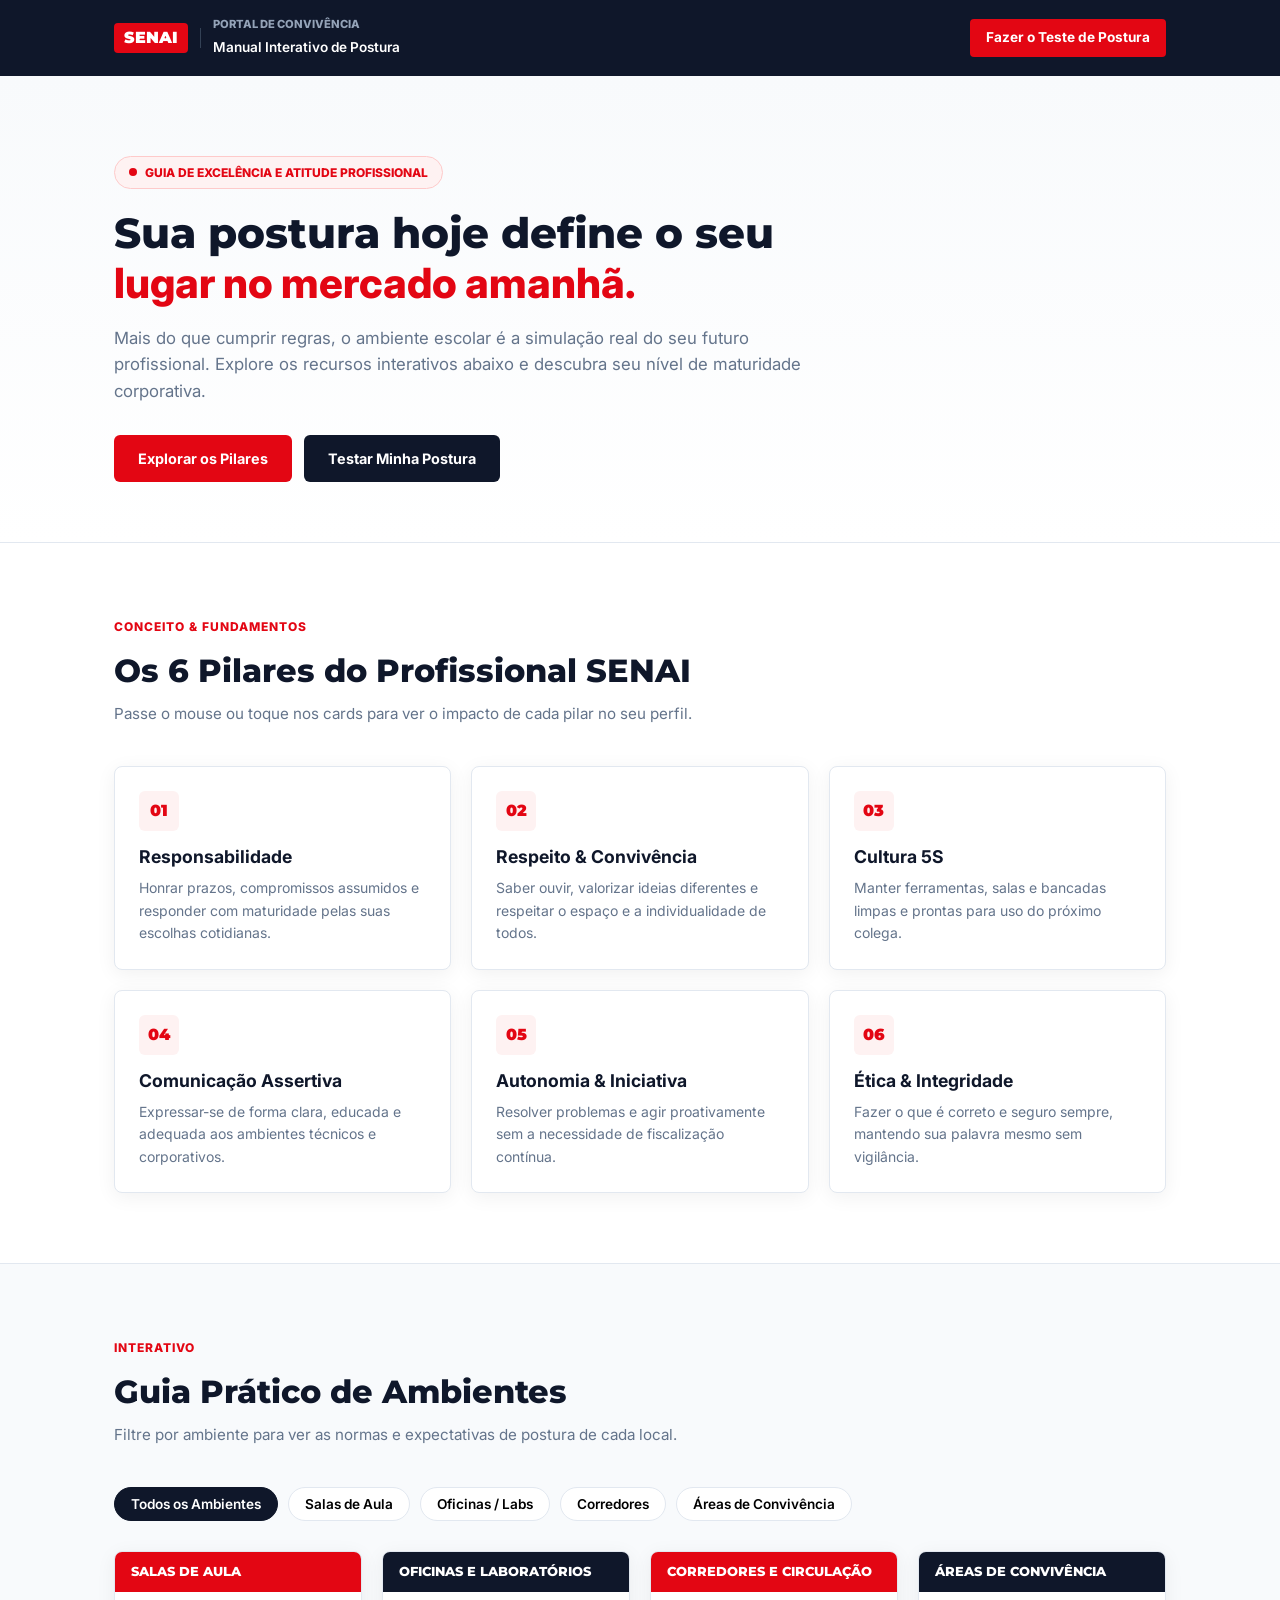
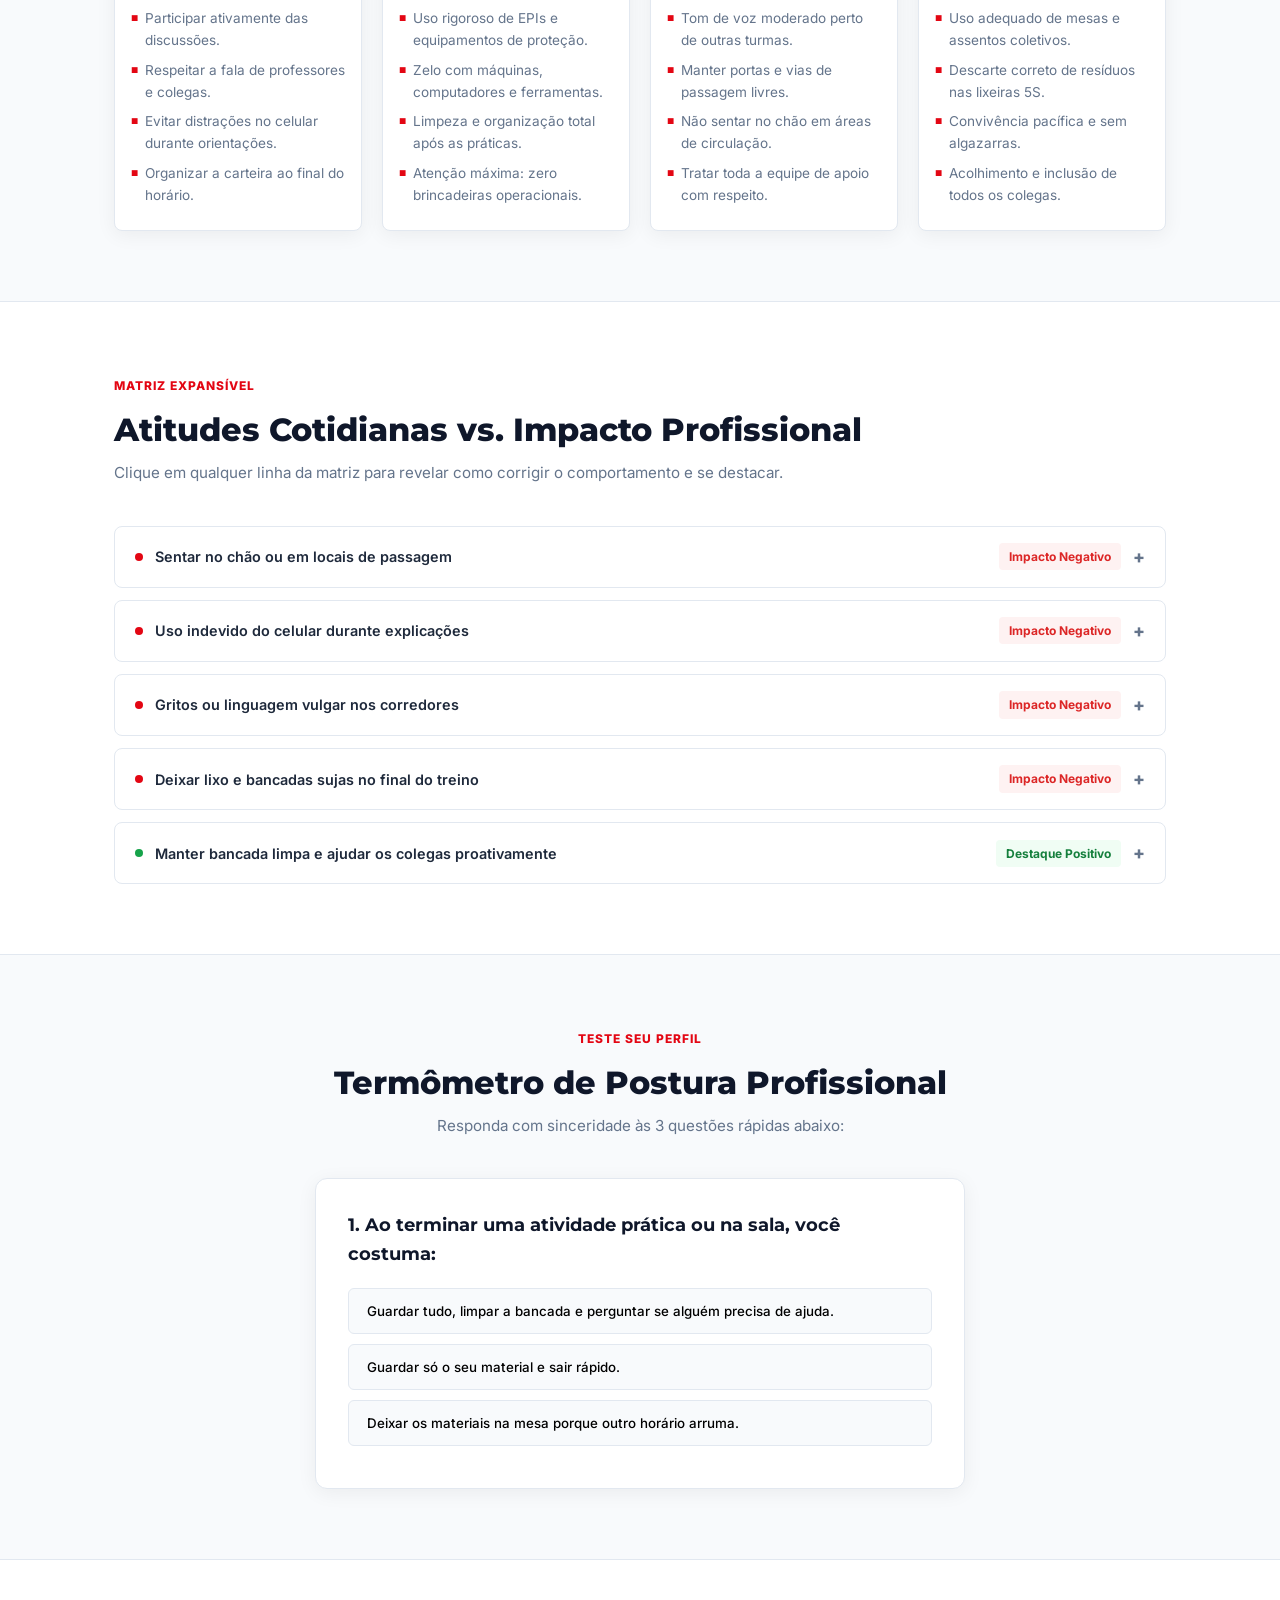
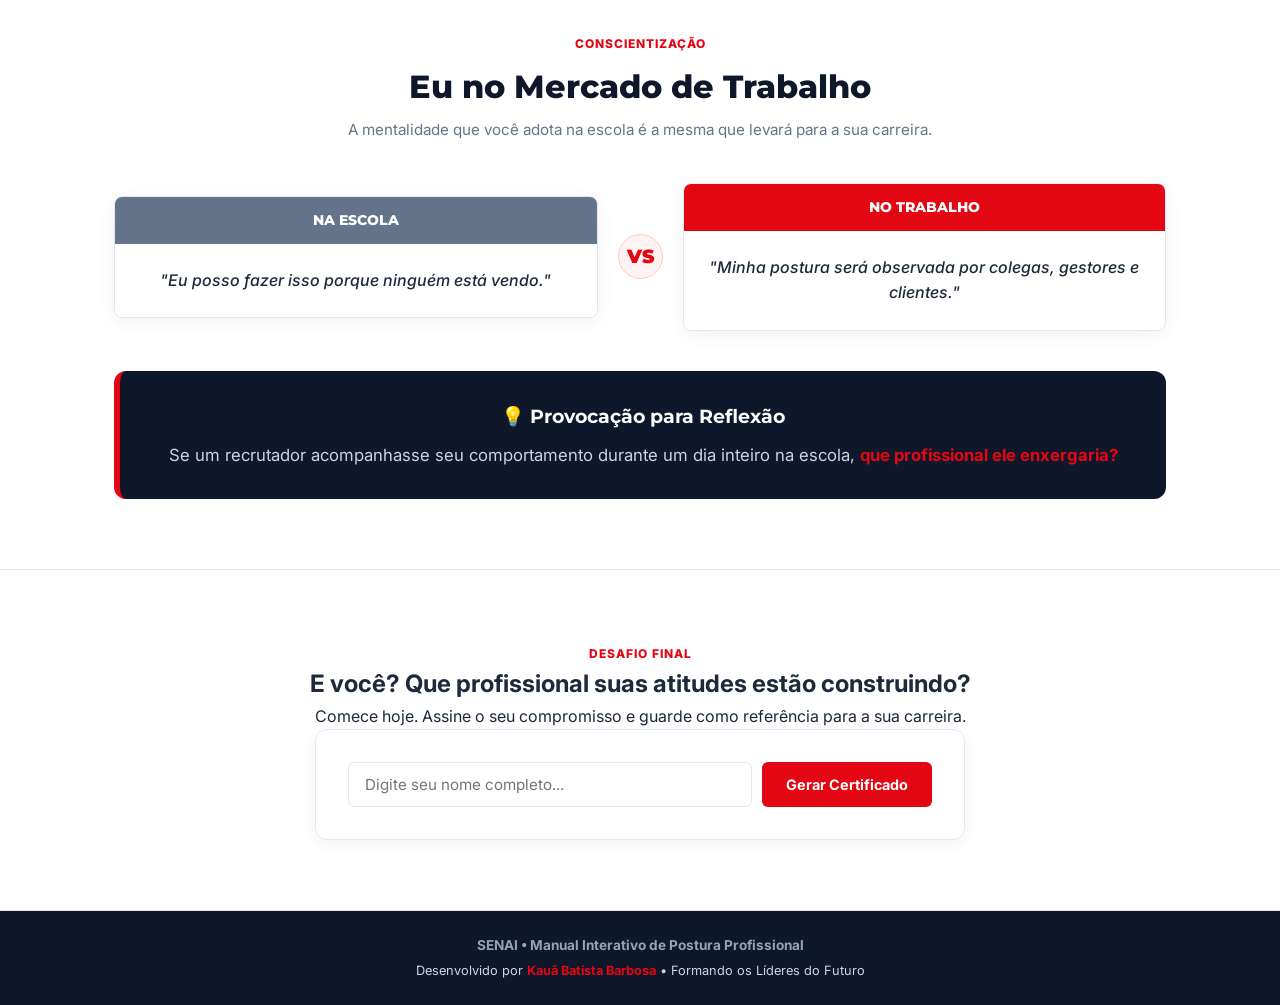
<file: manuals/postura-profissional/index.html>
<!DOCTYPE html>
<html lang="pt-BR">
<head>
    <meta charset="UTF-8">
    <meta name="viewport" content="width=device-width, initial-scale=1.0">
    <title>Manual Interativo de Postura Profissional | SENAI</title>
    <link rel="stylesheet" href="style.css">
    <link href="https://fonts.googleapis.com/css2?family=Montserrat:wght@500;700;800;900&family=Inter:wght@400;500;600;700&display=swap" rel="stylesheet">
</head>
<body>

    <!-- BARRA DE PROGRESSO -->
    <div id="progress-bar"></div>

    <!-- CABEÇALHO INSTITUCIONAL -->
    <header class="top-header">
        <div class="container header-content">
            <div class="brand-box">
                <div class="senai-logo">SENAI</div>
                <div class="brand-divider"></div>
                <div class="brand-text">
                    <span class="brand-title">PORTAL DE CONVIVÊNCIA</span>
                    <span class="brand-sub">Manual Interativo de Postura</span>
                </div>
            </div>
            <a href="#quiz" class="cta-nav">Fazer o Teste de Postura</a>
        </div>
    </header>

    <!-- HERO SECTION -->
    <section class="hero-section">
        <div class="container">
            <div class="hero-badge">
                <span class="badge-dot"></span> GUIA DE EXCELÊNCIA E ATITUDE PROFISSIONAL
            </div>
            <h1 class="hero-title">
                Sua postura hoje define o seu <br>
                <span class="text-highlight">lugar no mercado amanhã.</span>
            </h1>
            <p class="hero-subtitle">
                Mais do que cumprir regras, o ambiente escolar é a simulação real do seu futuro profissional. Explore os recursos interativos abaixo e descubra seu nível de maturidade corporativa.
            </p>
            <div class="hero-buttons">
                <a href="#pilares" class="btn btn-red">Explorar os Pilares</a>
                <a href="#quiz" class="btn btn-dark">Testar Minha Postura</a>
            </div>
        </div>
    </section>

    <!-- SEÇÃO 1: PILARES DA POSTURA -->
    <section id="pilares" class="section">
        <div class="container">
            <div class="section-title-box">
                <span class="tag-red">CONCEITO & FUNDAMENTOS</span>
                <h2>Os 6 Pilares do Profissional SENAI</h2>
                <p>Passe o mouse ou toque nos cards para ver o impacto de cada pilar no seu perfil.</p>
            </div>

            <div class="grid-pilares">
                <div class="pilar-card">
                    <div class="pilar-icon">01</div>
                    <h3>Responsabilidade</h3>
                    <p>Honrar prazos, compromissos assumidos e responder com maturidade pelas suas escolhas cotidianas.</p>
                </div>
                <div class="pilar-card">
                    <div class="pilar-icon">02</div>
                    <h3>Respeito & Convivência</h3>
                    <p>Saber ouvir, valorizar ideias diferentes e respeitar o espaço e a individualidade de todos.</p>
                </div>
                <div class="pilar-card">
                    <div class="pilar-icon">03</div>
                    <h3>Cultura 5S</h3>
                    <p>Manter ferramentas, salas e bancadas limpas e prontas para uso do próximo colega.</p>
                </div>
                <div class="pilar-card">
                    <div class="pilar-icon">04</div>
                    <h3>Comunicação Assertiva</h3>
                    <p>Expressar-se de forma clara, educada e adequada aos ambientes técnicos e corporativos.</p>
                </div>
                <div class="pilar-card">
                    <div class="pilar-icon">05</div>
                    <h3>Autonomia & Iniciativa</h3>
                    <p>Resolver problemas e agir proativamente sem a necessidade de fiscalização contínua.</p>
                </div>
                <div class="pilar-card">
                    <div class="pilar-icon">06</div>
                    <h3>Ética & Integridade</h3>
                    <p>Fazer o que é correto e seguro sempre, mantendo sua palavra mesmo sem vigilância.</p>
                </div>
            </div>
        </div>
    </section>

    <!-- SEÇÃO 2: GUIA DE AMBIENTES (COM FILTRO DINÂMICO) -->
    <section class="section bg-light">
        <div class="container">
            <div class="section-title-box">
                <span class="tag-red">INTERATIVO</span>
                <h2>Guia Prático de Ambientes</h2>
                <p>Filtre por ambiente para ver as normas e expectativas de postura de cada local.</p>
            </div>

            <!-- BOTÕES DE FILTRO -->
<div class="filter-tabs">
    <button class="tab-btn active" onclick="filtrarAmbiente('todos', this)">Todos os Ambientes</button>
    <button class="tab-btn" onclick="filtrarAmbiente('salas', this)">Salas de Aula</button>
    <button class="tab-btn" onclick="filtrarAmbiente('oficinas', this)">Oficinas / Labs</button>
    <button class="tab-btn" onclick="filtrarAmbiente('corredores', this)">Corredores</button>
    <button class="tab-btn" onclick="filtrarAmbiente('patio', this)">Áreas de Convivência</button>
</div>
            <div class="grid-ambientes">
                <div class="amb-box" data-category="salas">
                    <div class="amb-banner red">SALAS DE AULA</div>
                    <div class="amb-body">
                        <ul>
                            <li>Participar ativamente das discussões.</li>
                            <li>Respeitar a fala de professores e colegas.</li>
                            <li>Evitar distrações no celular durante orientações.</li>
                            <li>Organizar a carteira ao final do horário.</li>
                        </ul>
                    </div>
                </div>

                <div class="amb-box" data-category="oficinas">
                    <div class="amb-banner dark">OFICINAS E LABORATÓRIOS</div>
                    <div class="amb-body">
                        <ul>
                            <li>Uso rigoroso de EPIs e equipamentos de proteção.</li>
                            <li>Zelo com máquinas, computadores e ferramentas.</li>
                            <li>Limpeza e organização total após as práticas.</li>
                            <li>Atenção máxima: zero brincadeiras operacionais.</li>
                        </ul>
                    </div>
                </div>

                <div class="amb-box" data-category="corredores">
                    <div class="amb-banner red">CORREDORES E CIRCULAÇÃO</div>
                    <div class="amb-body">
                        <ul>
                            <li>Tom de voz moderado perto de outras turmas.</li>
                            <li>Manter portas e vias de passagem livres.</li>
                            <li>Não sentar no chão em áreas de circulação.</li>
                            <li>Tratar toda a equipe de apoio com respeito.</li>
                        </ul>
                    </div>
                </div>

                <div class="amb-box" data-category="patio">
                    <div class="amb-banner dark">ÁREAS DE CONVIVÊNCIA</div>
                    <div class="amb-body">
                        <ul>
                            <li>Uso adequado de mesas e assentos coletivos.</li>
                            <li>Descarte correto de resíduos nas lixeiras 5S.</li>
                            <li>Convivência pacífica e sem algazarras.</li>
                            <li>Acolhimento e inclusão de todos os colegas.</li>
                        </ul>
                    </div>
                </div>
            </div>
        </div>
    </section>

    <!-- SEÇÃO 3: MATRIZ DE ATITUDES (INTERATIVA COM ACCORDION) -->
    <section class="section">
        <div class="container">
            <div class="section-title-box">
                <span class="tag-red">MATRIZ EXPANSÍVEL</span>
                <h2>Atitudes Cotidianas vs. Impacto Profissional</h2>
                <p>Clique em qualquer linha da matriz para revelar como corrigir o comportamento e se destacar.</p>
            </div>

            <div class="accordion-matrix">
                <div class="acc-item bad" onclick="toggleAccordion(this)">
                    <div class="acc-header">
                        <span class="bullet red"></span>
                        <span class="acc-title">Sentar no chão ou em locais de passagem</span>
                        <span class="acc-badge danger">Impacto Negativo</span>
                        <span class="acc-icon">+</span>
                    </div>
                    <div class="acc-content">
                        <p><strong>O que transmite:</strong> Falta de visão de espaço público e descuido com a própria imagem.</p>
                        <p class="acc-solution">💡 <strong>Como agir certo:</strong> Utilize bancos e cadeiras próprias nas áreas de convivência.</p>
                    </div>
                </div>

                <div class="acc-item bad" onclick="toggleAccordion(this)">
                    <div class="acc-header">
                        <span class="bullet red"></span>
                        <span class="acc-title">Uso indevido do celular durante explicações</span>
                        <span class="acc-badge danger">Impacto Negativo</span>
                        <span class="acc-icon">+</span>
                    </div>
                    <div class="acc-content">
                        <p><strong>O que transmite:</strong> Falta de foco, desinteresse e desrespeito ao palestrante ou instrutor.</p>
                        <p class="acc-solution">💡 <strong>Como agir certo:</strong> Guarde o celular em momentos de instrução direta ou use apenas para fins didáticos.</p>
                    </div>
                </div>

                <div class="acc-item bad" onclick="toggleAccordion(this)">
                    <div class="acc-header">
                        <span class="bullet red"></span>
                        <span class="acc-title">Gritos ou linguagem vulgar nos corredores</span>
                        <span class="acc-badge danger">Impacto Negativo</span>
                        <span class="acc-icon">+</span>
                    </div>
                    <div class="acc-content">
                        <p><strong>O que transmite:</strong> Falta de maturidade emocional e desrespeito com o trabalho dos outros.</p>
                        <p class="acc-solution">💡 <strong>Como agir certo:</strong> Mantenha tom de voz adequado ao ambiente profissional.</p>
                    </div>
                </div>

                <div class="acc-item bad" onclick="toggleAccordion(this)">
                    <div class="acc-header">
                        <span class="bullet red"></span>
                        <span class="acc-title">Deixar lixo e bancadas sujas no final do treino</span>
                        <span class="acc-badge danger">Impacto Negativo</span>
                        <span class="acc-icon">+</span>
                    </div>
                    <div class="acc-content">
                        <p><strong>O que transmite:</strong> Falta de senso de coletividade e ausência do conceito básico de 5S.</p>
                        <p class="acc-solution">💡 <strong>Como agir certo:</strong> Reserve os últimos 5 minutos da aula para limpar e organizar seu local.</p>
                    </div>
                </div>

                <div class="acc-item good" onclick="toggleAccordion(this)">
                    <div class="acc-header">
                        <span class="bullet green"></span>
                        <span class="acc-title">Manter bancada limpa e ajudar os colegas proativamente</span>
                        <span class="acc-badge success">Destaque Positivo</span>
                        <span class="acc-icon">+</span>
                    </div>
                    <div class="acc-content">
                        <p><strong>O que transmite:</strong> Espírito de liderança, proatividade, responsabilidade e alta empregabilidade.</p>
                        <p class="acc-solution">⭐ <strong>Excelente!</strong> É esse tipo de atitude que faz professores recomendarem alunos para empresas parceiras.</p>
                    </div>
                </div>
            </div>
        </div>
    </section>

    <!-- SEÇÃO 4: NOVO QUIZ / TERMÔMETRO DE POSTURA -->
    <section id="quiz" class="section bg-light">
        <div class="container">
            <div class="section-title-box text-center">
                <span class="tag-red">TESTE SEU PERFIL</span>
                <h2>Termômetro de Postura Profissional</h2>
                <p>Responda com sinceridade às 3 questões rápidas abaixo:</p>
            </div>

            <div class="quiz-card">
                <div id="quiz-step-1" class="quiz-step">
                   <h4>1. Ao terminar uma atividade prática ou na sala, você costuma:</h4>
                    <button class="quiz-option" onclick="responderQuiz(1, 10)">Guardar tudo, limpar a bancada e perguntar se alguém precisa de ajuda.</button>
                    <button class="quiz-option" onclick="responderQuiz(1, 5)">Guardar só o seu material e sair rápido.</button>
                    <button class="quiz-option" onclick="responderQuiz(1, 0)">Deixar os materiais na mesa porque outro horário arruma.</button>
                </div>

                <div id="quiz-step-2" class="quiz-step hidden">
                    <h4>2. Quando um instrutor ou colega está falando com a turma, você:</h4>
                    <button class="quiz-option" onclick="responderQuiz(2, 10)">Presta atenção total e espera o momento certo para contribuir.</button>
                    <button class="quiz-option" onclick="responderQuiz(2, 5)">Escuta, mas dá olhadas paralelas nas redes sociais do celular.</button>
                    <button class="quiz-option" onclick="responderQuiz(2, 0)">Conversa em paralelo ou interrompe com frequência.</button>
                </div>

                <div id="quiz-step-3" class="quiz-step hidden">
                    <h4>3. Em relação aos prazos dos trabalhos em grupo:</h4>
                    <button class="quiz-option" onclick="responderQuiz(3, 10)">Entrega a sua parte antes da data para ajudar na revisão do grupo.</button>
                    <button class="quiz-option" onclick="responderQuiz(3, 5)">Entrega no último minuto do prazo final.</button>
                    <button class="quiz-option" onclick="responderQuiz(3, 0)">Normalmente atrasa e dá desculpas ao grupo.</button>
                </div>

                <div id="quiz-result" class="quiz-result hidden">
                    <h3>Resultado do Seu Termômetro:</h3>
                    <div id="result-score" class="score-badge">0 Pontos</div>
                    <h4 id="result-title">Título do Perfil</h4>
                    <p id="result-desc">Descrição do perfil do aluno baseada nas escolhas.</p>
                    <button class="btn btn-red" onclick="reiniciarQuiz()">Refazer Teste</button>
                </div>
            </div>
        </div>
    </section>
    <!-- SEÇÃO 6: EU NO MERCADO DE TRABALHO -->
    <section class="section">
        <div class="container">
            <div class="section-title-box text-center">
                <span class="tag-red">CONSCIENTIZAÇÃO</span>
                <h2>Eu no Mercado de Trabalho</h2>
                <p>A mentalidade que você adota na escola é a mesma que levará para a sua carreira.</p>
            </div>

            <div class="grid-comparacao">
                <div class="comp-card school">
                    <div class="comp-header">NA ESCOLA</div>
                    <div class="comp-body">
                        <p class="quote">"Eu posso fazer isso porque ninguém está vendo."</p>
                    </div>
                </div>

                <div class="comp-vs">VS</div>

                <div class="comp-card work">
                    <div class="comp-header">NO TRABALHO</div>
                    <div class="comp-body">
                        <p class="quote">"Minha postura será observada por colegas, gestores e clientes."</p>
                    </div>
                </div>
            </div>

            <div class="reflexao-box text-center">
                <h3>💡 Provocação para Reflexão</h3>
                <p>Se um recrutador acompanhasse seu comportamento durante um dia inteiro na escola, <strong>que profissional ele enxergaria?</strong></p>
            </div>
        </div>
    </section>

    <!-- SEÇÃO 8: DESAFIO FINAL & ASSINATURA -->
    <section class="section final-section">
        <div class="container text-center">
            <span class="tag-red">DESAFIO FINAL</span>
            <h2 class="final-title">E você? Que profissional suas atitudes estão construindo?</h2>
            <p class="final-subtitle">Comece hoje. Assine o seu compromisso e guarde como referência para a sua carreira.</p>

            <div class="form-card">
                <form id="formCompromisso" onsubmit="return false;">
                    <div class="input-group">
                        <input type="text" id="nomeAluno" placeholder="Digite seu nome completo..." required>
                        <button type="submit" id="btnAssinar" class="btn btn-red">Gerar Certificado</button>
                    </div>
                </form>

                <!-- CERTIFICADO IMPRESSÍVEL / VISUAL -->
                <div id="cartaoResultado" class="cartao-resultado hidden">
                    <div class="cert-border">
                        <div class="cartao-header">
                            <span class="senai-logo-sm">SENAI</span>
                            <span class="cartao-tag">COMPROMISSO DE POSTURA & CONDUTA</span>
                        </div>
                        <p class="cert-text">Certificamos que o(a) aluno(a):</p>
                        <h3 id="nomeDisplay">Nome do Aluno</h3>
                        <p class="cert-body">Assumiu formalmente o compromisso com a excelência em Postura Profissional, respeitando as normas, a ética, o 5S e o trabalho em equipe no ambiente escolar e corporativo.</p>
                        <div class="cartao-footer">
                            <span id="dataAtual">Data: --/--/----</span>
                            <span class="status-ok">✔ COMPROMISSO ATIVO</span>
                        </div>
                    </div>
                    <button onclick="window.print()" class="btn btn-dark btn-print">🖨️ Imprimir / Salvar em PDF</button>
                </div>
            </div>
        </div>
    </section>

    <!-- RODAPÉ -->
    <footer class="footer">
        <div class="container text-center">
            <p><strong>SENAI • Manual Interativo de Postura Profissional</strong></p>
            <p class="footer-author">Desenvolvido por <strong>Kauã Batista Barbosa</strong> • Formando os Líderes do Futuro</p>
        </div>
    </footer>
    <script>
    document.addEventListener('DOMContentLoaded', () => {
        // Barra de progresso
        window.addEventListener('scroll', () => {
            const winScroll = document.body.scrollTop || document.documentElement.scrollTop;
            const height = document.documentElement.scrollHeight - document.documentElement.clientHeight;
            const scrolled = (winScroll / height) * 100;
            const progressBar = document.getElementById('progress-bar');
            if (progressBar) progressBar.style.width = scrolled + '%';
        });

        // Data no certificado
        const hoje = new Date();
        const dataFormatada = hoje.toLocaleDateString('pt-BR');
        const elemData = document.getElementById('dataAtual');
        if (elemData) elemData.innerText = `Data: ${dataFormatada}`;

        // Certificado
        const formCompromisso = document.getElementById('formCompromisso');
        if (formCompromisso) {
            formCompromisso.addEventListener('submit', (e) => {
                e.preventDefault();
                const nomeInput = document.getElementById('nomeAluno');
                const nome = nomeInput ? nomeInput.value.trim() : '';
                if (nome) {
                    const display = document.getElementById('nomeDisplay');
                    const cartao = document.getElementById('cartaoResultado');
                    if (display) display.innerText = nome;
                    if (cartao) {
                        cartao.classList.remove('hidden');
                        cartao.scrollIntoView({ behavior: 'smooth', block: 'center' });
                    }
                }
            });
        }
    });

    // Filtro de ambientes
    function filtrarAmbiente(categoria, elemento) {
        const tabs = document.querySelectorAll('.tab-btn');
        tabs.forEach(tab => tab.classList.remove('active'));
        if (elemento) elemento.classList.add('active');

        const boxes = document.querySelectorAll('.amb-box');
        boxes.forEach(box => {
            if (categoria === 'todos' || box.getAttribute('data-category') === categoria) {
                box.classList.remove('hidden');
            } else {
                box.classList.add('hidden');
            }
        });
    }

    // Accordion de Atitudes
    function toggleAccordion(element) {
        element.classList.toggle('active');
    }

    // Quiz
    let pontuacaoQuiz = 0;

    function responderQuiz(etapa, pontos) {
        pontuacaoQuiz += pontos;
        const stepAtual = document.getElementById(`quiz-step-${etapa}`);
        if (stepAtual) stepAtual.classList.add('hidden');

        if (etapa < 3) {
            const proximoStep = document.getElementById(`quiz-step-${etapa + 1}`);
            if (proximoStep) proximoStep.classList.remove('hidden');
        } else {
            exibirResultadoQuiz();
        }
    }

    function exibirResultadoQuiz() {
        const quizResult = document.getElementById('quiz-result');
        const scoreBadge = document.getElementById('result-score');
        const resultTitle = document.getElementById('result-title');
        const resultDesc = document.getElementById('result-desc');

        if (quizResult) quizResult.classList.remove('hidden');
        if (scoreBadge) scoreBadge.innerText = `${pontuacaoQuiz} / 30 Pontos`;

        if (pontuacaoQuiz >= 25) {
            if (resultTitle) resultTitle.innerText = "⭐ Perfil: Profissional do Futuro";
            if (resultDesc) resultDesc.innerText = "Excelente! Você demonstra maturidade, proatividade e respeito. Seu perfil atrai a atenção de professores e recrutadores de grandes empresas.";
        } else if (pontuacaoQuiz >= 15) {
            if (resultTitle) resultTitle.innerText = "📈 Perfil: Em Desenvolvimento";
            if (resultDesc) resultDesc.innerText = "Você tem boas intenções, mas precisa atentar para pequenos detalhes cotidianos de organização e foco para alcançar o nível profissional.";
        } else {
            if (resultTitle) resultTitle.innerText = "⚠️ Perfil: Necessita de Ajuste Imediato";
            if (resultDesc) resultDesc.innerText = "Sua postura atual pode prejudicar sua imagem no mercado. Utilize as dicas deste manual para mudar seus hábitos ainda hoje!";
        }
    }

    function reiniciarQuiz() {
        pontuacaoQuiz = 0;
        const quizResult = document.getElementById('quiz-result');
        const step1 = document.getElementById('quiz-step-1');
        if (quizResult) quizResult.classList.add('hidden');
        if (step1) step1.classList.remove('hidden');
    }
    </script>
</body>
</html>
</file>
<file: manuals/postura-profissional/style.css>
:root {
    --senai-red: #e30613;
    --senai-red-dark: #b8000b;
    --senai-navy: #0f172a;
    --bg-white: #ffffff;
    --bg-light: #f8fafc;
    --text-primary: #1e293b;
    --text-secondary: #64748b;
    --border-color: #e2e8f0;
    --shadow-soft: 0 4px 20px rgba(0, 0, 0, 0.06);
    --shadow-hover: 0 10px 25px rgba(227, 6, 19, 0.15);
}

* {
    margin: 0;
    padding: 0;
    box-sizing: border-box;
    font-family: 'Inter', sans-serif;
    scroll-behavior: smooth;
}

body { background: var(--bg-white); color: var(--text-primary); line-height: 1.6; }
.container { max-width: 1100px; margin: 0 auto; padding: 0 24px; }
.text-center { text-align: center; }

/* PROGRESS BAR */
#progress-bar { position: fixed; top: 0; left: 0; height: 4px; background: var(--senai-red); width: 0%; z-index: 1000; }

/* HEADER */
.top-header { background: var(--senai-navy); color: white; padding: 16px 0; position: sticky; top: 0; z-index: 900; }
.header-content { display: flex; justify-content: space-between; align-items: center; }
.brand-box { display: flex; align-items: center; gap: 12px; }
.senai-logo { font-family: 'Montserrat', sans-serif; font-weight: 900; background: var(--senai-red); color: white; padding: 2px 10px; border-radius: 4px; }
.brand-divider { width: 1px; height: 20px; background: #334155; }
.brand-title { font-size: 0.7rem; font-weight: 800; color: #94a3b8; display: block; }
.brand-sub { font-size: 0.85rem; font-weight: 600; color: white; }
.cta-nav { background: var(--senai-red); color: white; text-decoration: none; padding: 8px 16px; border-radius: 4px; font-weight: 700; font-size: 0.85rem; }

/* HERO */
.hero-section { padding: 80px 0 60px; background: linear-gradient(180deg, #f8fafc 0%, #ffffff 100%); border-bottom: 1px solid var(--border-color); }
.hero-badge { display: inline-flex; align-items: center; gap: 8px; background: #fef2f2; color: var(--senai-red); font-size: 0.75rem; font-weight: 800; padding: 6px 14px; border-radius: 20px; border: 1px solid #fecaca; margin-bottom: 20px; }
.badge-dot { width: 8px; height: 8px; background: var(--senai-red); border-radius: 50%; }
.hero-title { font-family: 'Montserrat', sans-serif; font-size: 2.6rem; font-weight: 800; color: var(--senai-navy); line-height: 1.2; margin-bottom: 16px; }
.text-highlight { color: var(--senai-red); }
.hero-subtitle { font-size: 1.05rem; color: var(--text-secondary); max-width: 700px; margin-bottom: 30px; }
.hero-buttons { display: flex; gap: 12px; }

/* BOTÕES */
.btn { padding: 12px 24px; font-size: 0.9rem; font-weight: 700; border-radius: 6px; border: none; cursor: pointer; text-decoration: none; transition: all 0.2s; display: inline-block; }
.btn-red { background: var(--senai-red); color: white; }
.btn-red:hover { background: var(--senai-red-dark); transform: translateY(-2px); }
.btn-dark { background: var(--senai-navy); color: white; }
.btn-dark:hover { background: #1e293b; transform: translateY(-2px); }

/* SEÇÕES */
.section { padding: 70px 0; border-bottom: 1px solid var(--border-color); }
.bg-light { background-color: var(--bg-light); }
.section-title-box { margin-bottom: 40px; }
.tag-red { font-size: 0.75rem; font-weight: 800; color: var(--senai-red); letter-spacing: 1px; }
.section-title-box h2 { font-family: 'Montserrat', sans-serif; font-size: 2rem; font-weight: 800; color: var(--senai-navy); margin: 6px 0; }
.section-title-box p { color: var(--text-secondary); font-size: 0.95rem; }

/* PILARES */
.grid-pilares { display: grid; grid-template-columns: repeat(auto-fit, minmax(300px, 1fr)); gap: 20px; }
.pilar-card { background: white; padding: 24px; border-radius: 8px; border: 1px solid var(--border-color); box-shadow: var(--shadow-soft); transition: all 0.3s; }
.pilar-card:hover { border-color: var(--senai-red); transform: translateY(-4px); box-shadow: var(--shadow-hover); }
.pilar-icon { font-family: 'Montserrat', sans-serif; font-weight: 900; color: var(--senai-red); background: #fef2f2; width: 40px; height: 40px; border-radius: 6px; display: flex; align-items: center; justify-content: center; margin-bottom: 12px; }
.pilar-card h3 { font-size: 1.1rem; font-weight: 700; color: var(--senai-navy); margin-bottom: 6px; }
.pilar-card p { font-size: 0.875rem; color: var(--text-secondary); }

/* FILTROS DE AMBIENTE */
.filter-tabs { display: flex; gap: 10px; margin-bottom: 30px; flex-wrap: wrap; }
.tab-btn { background: white; border: 1px solid var(--border-color); padding: 8px 16px; border-radius: 20px; font-weight: 600; font-size: 0.85rem; cursor: pointer; transition: all 0.2s; }
.tab-btn.active, .tab-btn:hover { background: var(--senai-navy); color: white; border-color: var(--senai-navy); }

.grid-ambientes { display: grid; grid-template-columns: repeat(auto-fit, minmax(240px, 1fr)); gap: 20px; }
.amb-box { background: white; border-radius: 8px; border: 1px solid var(--border-color); overflow: hidden; box-shadow: var(--shadow-soft); }
.amb-banner { padding: 10px 16px; font-family: 'Montserrat', sans-serif; font-weight: 800; font-size: 0.8rem; color: white; }
.amb-banner.red { background: var(--senai-red); }
.amb-banner.dark { background: var(--senai-navy); }
.amb-body { padding: 16px; }
.amb-body ul { list-style: none; }
.amb-body li { font-size: 0.85rem; color: var(--text-secondary); margin-bottom: 8px; position: relative; padding-left: 14px; }
.amb-body li::before { content: "■"; color: var(--senai-red); font-size: 0.5rem; position: absolute; left: 0; top: 4px; }

/* ACCORDION MATRIX */
.accordion-matrix { display: flex; flex-direction: column; gap: 12px; }
.acc-item { background: white; border: 1px solid var(--border-color); border-radius: 8px; overflow: hidden; cursor: pointer; transition: all 0.2s; }
.acc-header { padding: 16px 20px; display: flex; align-items: center; gap: 12px; font-weight: 600; font-size: 0.9rem; }
.acc-title { flex: 1; }
.bullet { width: 8px; height: 8px; border-radius: 50%; }
.bullet.red { background: var(--senai-red); }
.bullet.green { background: #16a34a; }
.acc-badge { padding: 4px 10px; border-radius: 4px; font-size: 0.75rem; font-weight: 700; }
.acc-badge.danger { background: #fef2f2; color: #dc2626; }
.acc-badge.success { background: #f0fdf4; color: #15803d; }
.acc-icon { font-weight: 800; color: var(--text-secondary); font-size: 1.1rem; }
.acc-content { padding: 0 20px 16px; display: none; font-size: 0.875rem; color: var(--text-secondary); border-top: 1px dashed var(--border-color); padding-top: 12px; }
.acc-solution { color: var(--senai-navy); font-weight: 600; margin-top: 6px; }
.acc-item.active .acc-content { display: block; }
.acc-item.active .acc-icon { transform: rotate(45deg); }

/* QUIZ CARD */
.quiz-card { background: white; padding: 32px; border-radius: 12px; border: 1px solid var(--border-color); max-width: 650px; margin: 0 auto; box-shadow: var(--shadow-soft); }
.quiz-step h4 { font-family: 'Montserrat', sans-serif; font-size: 1.1rem; margin-bottom: 20px; color: var(--senai-navy); }
.quiz-option { width: 100%; text-align: left; background: var(--bg-light); border: 1px solid var(--border-color); padding: 14px 18px; border-radius: 6px; margin-bottom: 10px; font-weight: 500; cursor: pointer; transition: all 0.2s; }
.quiz-option:hover { background: #f1f5f9; border-color: var(--senai-red); color: var(--senai-red); }

.score-badge { display: inline-block; background: var(--senai-red); color: white; font-family: 'Montserrat', sans-serif; font-weight: 900; font-size: 1.5rem; padding: 8px 20px; border-radius: 30px; margin: 16px 0; }
.hidden { display: none !important; }

/* COMPROMISSO & CERTIFICADO */
.form-card { background: white; padding: 32px; border-radius: 12px; border: 1px solid var(--border-color); max-width: 650px; margin: 0 auto; box-shadow: var(--shadow-soft); }
.input-group { display: flex; gap: 10px; }
.input-group input { flex: 1; padding: 12px 16px; border: 1px solid var(--border-color); border-radius: 6px; outline: none; font-size: 0.95rem; }
.input-group input:focus { border-color: var(--senai-red); }

.cartao-resultado { margin-top: 24px; }
.cert-border { background: var(--senai-navy); color: white; padding: 28px; border-radius: 8px; border-top: 4px solid var(--senai-red); text-align: left; }
.cartao-header { display: flex; justify-content: space-between; align-items: center; margin-bottom: 16px; }
.senai-logo-sm { font-family: 'Montserrat', sans-serif; font-weight: 900; background: var(--senai-red); padding: 2px 8px; border-radius: 3px; font-size: 0.8rem; }
.cartao-tag { font-size: 0.7rem; font-weight: 800; color: #94a3b8; }
.cert-text { font-size: 0.8rem; color: #94a3b8; }
.cert-border h3 { font-family: 'Montserrat', sans-serif; font-size: 1.5rem; color: white; margin: 4px 0 12px; }
.cert-body { font-size: 0.85rem; color: #cbd5e1; margin-bottom: 20px; }
.cartao-footer { display: flex; justify-content: space-between; font-size: 0.75rem; border-top: 1px solid #334155; padding-top: 12px; color: #94a3b8; }
.status-ok { color: #4ade80; font-weight: 700; }
.btn-print { margin-top: 16px; width: 100%; }

/* FOOTER */
.footer { background: var(--senai-navy); color: #94a3b8; padding: 24px 0; font-size: 0.85rem; }

/* ESTILO DE IMPRESSÃO (CERTIFICADO LIMPO) */
@media print {
    body * { visibility: hidden; }
    #cartaoResultado, #cartaoResultado * { visibility: visible; }
    #cartaoResultado { position: absolute; left: 0; top: 0; width: 100%; }
    .btn-print { display: none; }
}
.footer-author {
    margin-top: 4px;
    font-size: 0.8rem;
    color: #cbd5e1;
}

.footer-author strong {
    color: var(--senai-red);
}
/* SEÇÃO 6: COMPARAÇÃO & REFLEXÃO */
.grid-comparacao {
    display: flex;
    align-items: center;
    justify-content: center;
    gap: 20px;
    margin-top: 30px;
    flex-wrap: wrap;
}

.comp-card {
    flex: 1;
    min-width: 280px;
    background: white;
    border-radius: 8px;
    border: 1px solid var(--border-color);
    box-shadow: var(--shadow-soft);
    overflow: hidden;
}

.comp-card.school .comp-header {
    background: #64748b;
    color: white;
    padding: 12px;
    font-family: 'Montserrat', sans-serif;
    font-weight: 800;
    font-size: 0.9rem;
    text-align: center;
}

.comp-card.work .comp-header {
    background: var(--senai-red);
    color: white;
    padding: 12px;
    font-family: 'Montserrat', sans-serif;
    font-weight: 800;
    font-size: 0.9rem;
    text-align: center;
}

.comp-body {
    padding: 24px;
    text-align: center;
}

.comp-body .quote {
    font-style: italic;
    font-size: 1rem;
    color: var(--text-primary);
    font-weight: 500;
}

.comp-vs {
    font-family: 'Montserrat', sans-serif;
    font-weight: 900;
    font-size: 1.2rem;
    color: var(--senai-red);
    background: #fef2f2;
    width: 45px;
    height: 45px;
    border-radius: 50%;
    display: flex;
    align-items: center;
    justify-content: center;
    border: 1px solid #fecaca;
}

.reflexao-box {
    margin-top: 40px;
    background: var(--senai-navy);
    color: white;
    padding: 30px;
    border-radius: 12px;
    border-left: 6px solid var(--senai-red);
}

.reflexao-box h3 {
    font-family: 'Montserrat', sans-serif;
    color: white;
    font-size: 1.2rem;
    margin-bottom: 10px;
}

.reflexao-box p {
    font-size: 1.05rem;
    color: #cbd5e1;
}

.reflexao-box strong {
    color: var(--senai-red);
}
</file>
